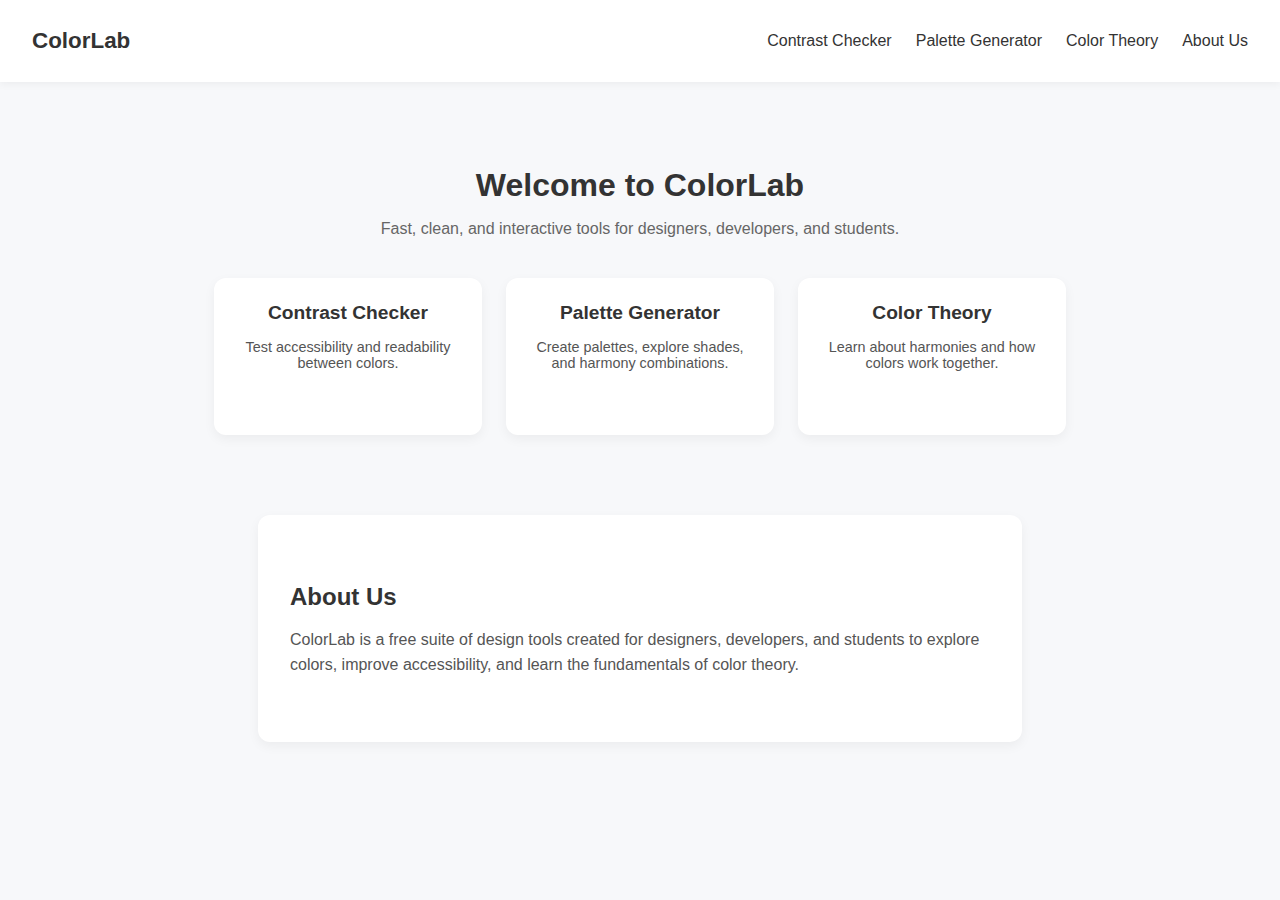
<file: index.html>
<!DOCTYPE html>
<html lang="en">
<head>
  <meta charset="UTF-8">
  <meta name="viewport" content="width=device-width, initial-scale=1.0">
  <title>ColorLab</title>
  <link rel="stylesheet" href="style/main.css">
</head>
<body>
  <!-- Navbar -->
  <nav class="navbar">
    <div class="logo">ColorLab</div>
    <ul class="nav-links">
      <li><a href="contrast.html">Contrast Checker</a></li>
      <li><a href="palette.html">Palette Generator</a></li>
      <li><a href="theory.html">Color Theory</a></li>
      <li><a href="#about">About Us</a></li>
    </ul>
  </nav>

  <!-- Hero / Tool Selection -->
  <header class="hero">
    <h1>Welcome to ColorLab</h1>
    <p>Fast, clean, and interactive tools for designers, developers, and students.</p>

    <div class="tools">
      <a href="contrast.html" class="tool-card">
        <h2>Contrast Checker</h2>
        <p>Test accessibility and readability between colors.</p>
      </a>
      <a href="palette.html" class="tool-card">
        <h2>Palette Generator</h2>
        <p>Create palettes, explore shades, and harmony combinations.</p>
      </a>
      <a href="theory.html" class="tool-card">
        <h2>Color Theory</h2>
        <p>Learn about harmonies and how colors work together.</p>
      </a>
    </div>
  </header>

  <!-- About Us -->
  <section id="about" class="about">
    <h2>About Us</h2>
    <p>ColorLab is a free suite of design tools created for designers, developers, and students to explore colors, improve accessibility, and learn the fundamentals of color theory.</p>
  </section>

  <script src="js/main.js"></script>
</body>
</html>
</file>
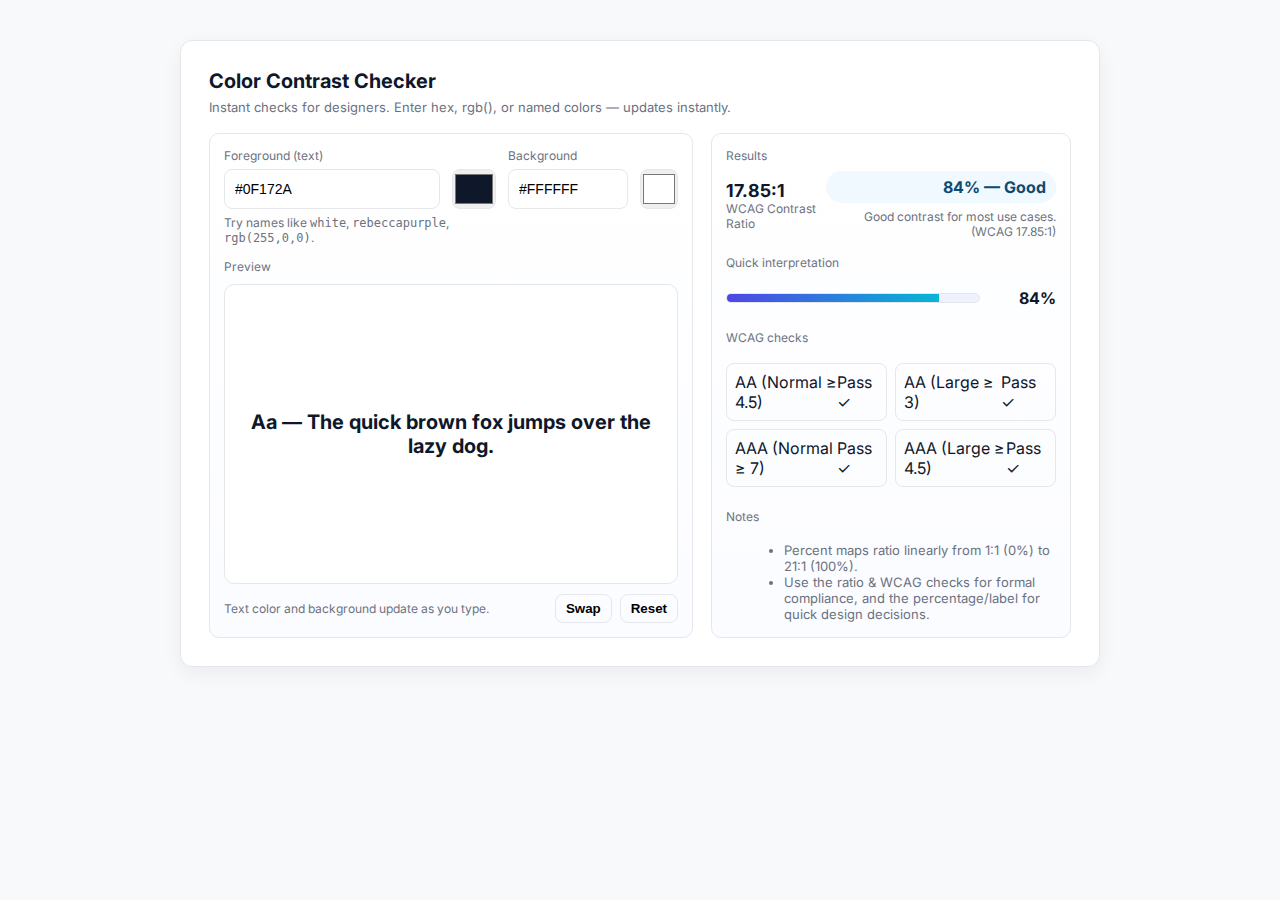
<file: contrast.html>
<!doctype html>
<html lang="en">
<head>
<meta charset="utf-8" />
<meta name="viewport" content="width=device-width,initial-scale=1" />
<title>Color Contrast Checker — Friendly + WCAG</title>
<link href="https://fonts.googleapis.com/css2?family=Inter:wght@300;400;600;700&display=swap" rel="stylesheet">
<link rel="stylesheet" href="style/contrast.css">

</head>
<body>
  <main class="card" role="main" aria-labelledby="pageTitle">
    <h1 id="pageTitle" class="title">Color Contrast Checker</h1>
    <div class="subtitle">Instant checks for designers. Enter hex, rgb(), or named colors — updates instantly.</div>

    <div class="cols">
      <!-- LEFT: inputs + preview -->
      <section class="left" aria-label="Inputs and preview">
        <div style="display:flex;gap:12px;align-items:flex-start;flex-wrap:wrap">
          <div style="flex:1;min-width:230px">
            <label for="fg-input">Foreground (text)</label>
            <div class="row">
              <input id="fg-input" type="text" placeholder="#0F172A, rgb(16,23,42), or navy" aria-label="Foreground color input">
              <input id="fg-color" type="color" aria-label="Foreground color picker" value="#0F172A">
            </div>
            <div class="small" style="margin-top:6px">Try names like <code>white</code>, <code>rebeccapurple</code>, <code>rgb(255,0,0)</code>.</div>
          </div>

          <div style="width:170px;min-width:170px">
            <label for="bg-input">Background</label>
            <div class="row">
              <input id="bg-input" type="text" placeholder="#ffffff or white" aria-label="Background color input">
              <input id="bg-color" type="color" aria-label="Background color picker" value="#FFFFFF">
            </div>
          </div>
        </div>

        <div class="preview-card" style="margin-top:14px">
          <div class="small muted-note">Preview</div>
          <div id="previewBlock" class="preview-block" role="region" aria-label="Preview area">
            <div id="previewText" class="preview-text">Aa — The quick brown fox jumps over the lazy dog.</div>
          </div>
          <div style="display:flex;gap:8px;align-items:center;justify-content:space-between">
            <div class="small muted-note">Text color and background update as you type.</div>
            <div style="display:flex;gap:8px">
              <button id="swapBtn" class="small-btn" title="Swap colors">Swap</button>
              <button id="resetBtn" class="small-btn" title="Reset to defaults">Reset</button>
            </div>
          </div>
        </div>
      </section>

      <!-- RIGHT: results -->
      <aside class="right" aria-label="Results">
        <div class="small muted-note">Results</div>
        <div class="results" style="margin-top:8px">
          <div style="display:flex;align-items:center;justify-content:space-between">
            <div>
              <div class="ratio" id="ratioText">—</div>
              <div class="muted-note">WCAG Contrast Ratio</div>
            </div>
            <div style="text-align:right">
              <div id="percentFriendly" class="friendly">—</div>
              <div class="muted-note" style="margin-top:6px" id="friendlyExplainer">—</div>
            </div>
          </div>

          <div style="margin-top:6px" class="muted-note">Quick interpretation</div>
          <div style="display:flex;gap:8px;margin-top:8px;align-items:center">
            <div style="flex:1">
              <div id="barWrap" style="height:10px;background:#eef2ff;border-radius:999px;overflow:hidden;border:1px solid var(--border)">
                <div id="barFill" style="height:100%;width:0%;background:linear-gradient(90deg,#4F46E5,#06B6D4)"></div>
              </div>
            </div>
            <div style="width:68px;text-align:right;font-weight:700" id="percentLabel">—</div>
          </div>

          <div style="margin-top:12px" class="muted-note">WCAG checks</div>
          <div class="wcag-grid" style="margin-top:8px">
            <div class="wcag-item"><span>AA (Normal ≥ 4.5)</span><span id="aaNormal">—</span></div>
            <div class="wcag-item"><span>AA (Large ≥ 3)</span><span id="aaLarge">—</span></div>
            <div class="wcag-item"><span>AAA (Normal ≥ 7)</span><span id="aaaNormal">—</span></div>
            <div class="wcag-item"><span>AAA (Large ≥ 4.5)</span><span id="aaaLarge">—</span></div>
          </div>

          <div style="margin-top:12px" class="muted-note">Notes</div>
          <ul style="margin:8px 0 0 18px;color:var(--muted);font-size:13px">
            <li>Percent maps ratio linearly from 1:1 (0%) to 21:1 (100%).</li>
            <li>Use the ratio & WCAG checks for formal compliance, and the percentage/label for quick design decisions.</li>
          </ul>
        </div>
      </aside>
    </div>
  </main>

<script src="js/contrast.js"></script>
</body>
</html>
</file>
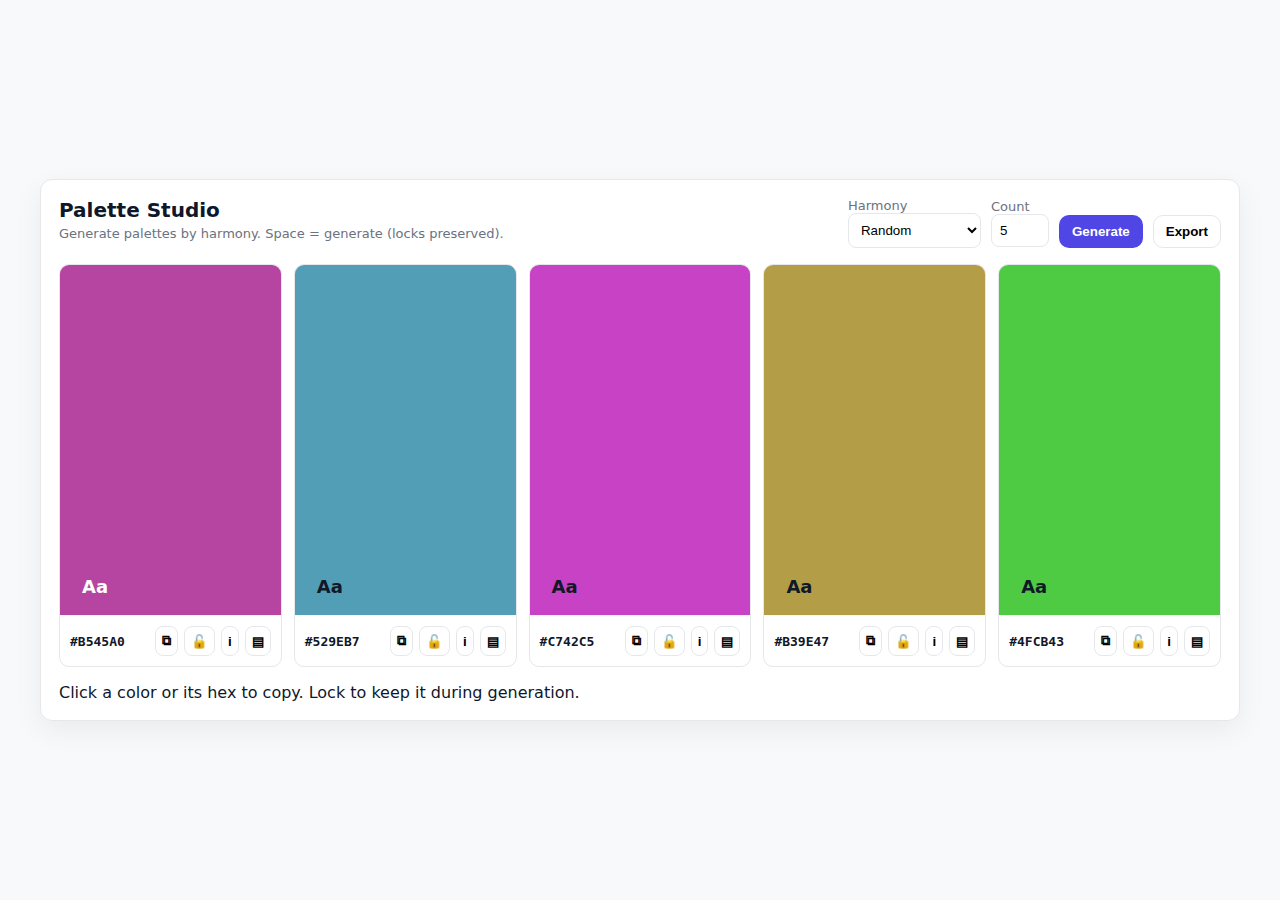
<file: palette.html>
<!doctype html>
<html lang="en">
<head>
  <meta charset="utf-8" />
  <meta name="viewport" content="width=device-width,initial-scale=1" />
  <title>Palette Studio — Generator</title>
  <link rel="stylesheet" href="style/palette.css">
</head>
<body>
  <main class="card" aria-labelledby="appTitle">
    <header class="topbar">
      <div>
        <h1 id="appTitle">Palette Studio</h1>
        <p class="subtitle">Generate palettes by harmony. Space = generate (locks preserved).</p>
      </div>

      <div class="controls">
        <label class="control">
          Harmony
          <select id="harmony">
            <option value="random">Random</option>
            <option value="analogous">Analogous</option>
            <option value="complementary">Complementary</option>
            <option value="triadic">Triadic</option>
            <option value="tetradic">Tetradic</option>
            <option value="monochrome">Monochrome</option>
          </select>
        </label>

        <label class="control">
          Count
          <input id="count" type="number" min="3" max="7" value="5" />
        </label>

        <button id="generateBtn" class="btn primary" title="Generate (Spacebar)">Generate</button>
        <button id="exportBtn" class="btn" title="Export">Export</button>
      </div>
    </header>

    <section id="palette" class="palette" aria-live="polite" aria-label="Color palette">
      <!-- swatches injected here -->
    </section>

    <footer class="note">Click a color or its hex to copy. Lock to keep it during generation.</footer>
  </main>

  <!-- Shades modal -->
  <div id="shadesModal" class="modal" role="dialog" aria-hidden="true" aria-labelledby="shadesTitle">
    <div class="modal-inner" role="document">
      <button class="modal-close" data-close>&times;</button>
      <h2 id="shadesTitle">Shades & Tones</h2>
      <div id="shadesContent" class="shades-grid"></div>
      <div class="modal-actions">
        <button id="copyShadesBtn" class="btn">Copy All HEX</button>
        <button data-close class="btn">Close</button>
      </div>
    </div>
  </div>

  <!-- Info modal -->
  <div id="infoModal" class="modal" role="dialog" aria-hidden="true" aria-labelledby="infoTitle">
    <div class="modal-inner" role="document">
      <button class="modal-close" data-close>&times;</button>
      <h2 id="infoTitle">Color Info</h2>
      <div id="infoContent" class="info-block"></div>
      <div class="modal-actions">
        <button data-close class="btn">Close</button>
      </div>
    </div>
  </div>

  <!-- Export modal -->
  <div id="exportModal" class="modal" role="dialog" aria-hidden="true" aria-labelledby="exportTitle">
    <div class="modal-inner" role="document">
      <button class="modal-close" data-close>&times;</button>
      <h2 id="exportTitle">Export Palette</h2>
      <div class="export-options">
        <label><input type="radio" name="exportType" value="png" checked> PNG (image)</label>
        <label><input type="radio" name="exportType" value="json"> JSON</label>
        <label><input type="radio" name="exportType" value="txt"> TXT</label>
      </div>
      <div class="modal-actions">
        <button id="doExport" class="btn primary">Export</button>
        <button data-close class="btn">Cancel</button>
      </div>
    </div>
  </div>

  <script src="js/palette.js"></script>
</body>
</html>
</file>
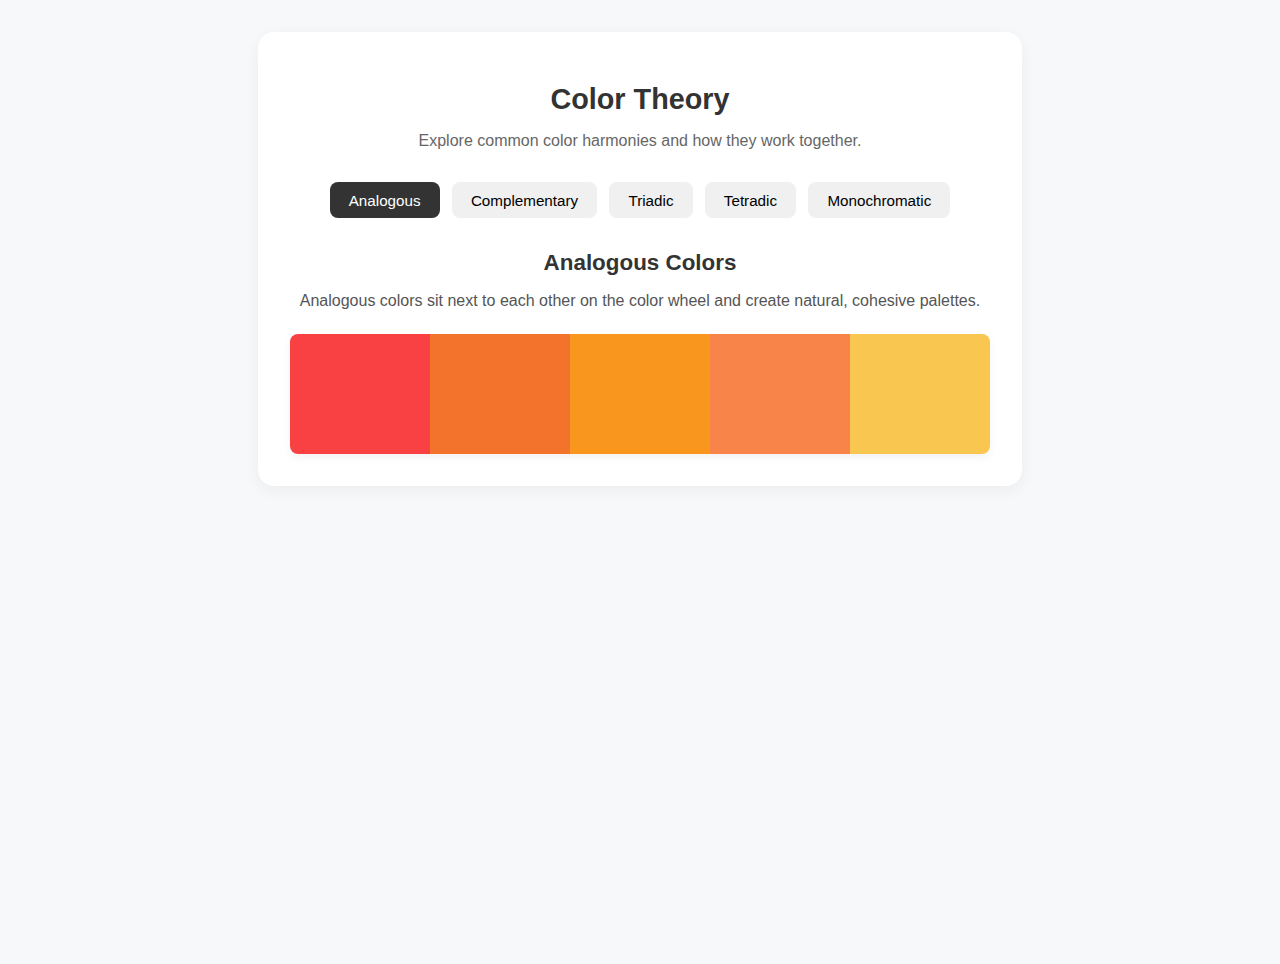
<file: theory.html>
<!DOCTYPE html>
<html lang="en">
<head>
  <meta charset="UTF-8">
  <meta name="viewport" content="width=device-width, initial-scale=1.0">
  <title>Color Theory</title>
  <link rel="stylesheet" href="style/theory.css">
</head>
<body>
  <div class="container">
    <h1>Color Theory</h1>
    <p class="subtitle">Explore common color harmonies and how they work together.</p>

    <div class="harmony-selector">
      <button data-type="analogous">Analogous</button>
      <button data-type="complementary">Complementary</button>
      <button data-type="triadic">Triadic</button>
      <button data-type="tetradic">Tetradic</button>
      <button data-type="monochromatic">Monochromatic</button>
    </div>

    <div class="harmony-info">
      <h2 id="harmony-name">Analogous Colors</h2>
      <p id="harmony-description">
        Analogous colors sit next to each other on the color wheel and create natural, cohesive palettes.
      </p>
    </div>

    <div class="palette-preview" id="palette-preview"></div>
  </div>

  <script src="js/theory.js"></script>
</body>
</html>
</file>
<file: style/contrast.css>
:root{
    --bg:#F8F9FB; --card:#fff; --muted:#6B7280; --text:#0F172A; --accent:#4F46E5; --border:#E5E7EB;
    --radius:12px; --shadow:0 6px 20px rgba(15,23,42,0.06);
  }
  *{box-sizing:border-box}
  body{
    margin:0; font-family:Inter,system-ui,-apple-system,"Segoe UI",Roboto,Arial;
    background:var(--bg); color:var(--text); display:flex; align-items:center; justify-content:center;
    padding:40px;
  }
  .card{width:100%; max-width:920px; background:var(--card); border-radius:var(--radius); box-shadow:var(--shadow); padding:28px; border:1px solid var(--border)}
  .title{font-size:20px;margin:0 0 6px 0;font-weight:700}
  .subtitle{color:var(--muted);margin:0 0 18px 0;font-size:13px}
  .cols{display:grid; grid-template-columns: 1fr 360px; gap:18px}
  @media (max-width:900px){ .cols{grid-template-columns:1fr;}}
  .left, .right{background:linear-gradient(180deg,#fff,#fbfcff); border-radius:10px; padding:14px; border:1px solid var(--border)}
  /* Inputs */
  .row{display:flex; gap:12px; align-items:center}
  label{display:block;font-size:12px;color:var(--muted); margin-bottom:6px}
  input[type="text"]{width:100%; height:40px; padding:8px 10px; border-radius:8px; border:1px solid var(--border); font-size:14px;}
  input[type="color"]{width:56px;height:40px;padding:0;border-radius:8px;border:1px solid var(--border)}
  .swatch{width:56px;height:56px;border-radius:8px;border:1px solid rgba(0,0,0,0.06);box-shadow:0 4px 12px rgba(2,6,23,0.03)}
  .controls{display:flex; gap:10px; align-items:center}
  .small{font-size:12px;color:var(--muted)}
  /* preview */
  .preview-card{display:flex; flex-direction:column; gap:10px; align-items:stretch}
  .preview-block{border-radius:10px; overflow:hidden; border:1px solid var(--border); min-height:300px; display:flex; align-items:center; justify-content:center}
  .preview-text{font-weight:700; font-size:20px; padding:20px; text-align:center}
  /* results */
  .results{display:flex; flex-direction:column; gap:10px}
  .score{display:flex; align-items:center; gap:12px}
  .ratio{font-weight:700;font-size:18px}
  .friendly{padding:6px 10px;border-radius:999px;font-weight:700}
  .friendly.excellent{background:#ECFDF5;color:#065F46}
  .friendly.good{background:#F0F9FF;color:#0C4A6E}
  .friendly.fair{background:#FFFBEB;color:#92400E}
  .friendly.poor{background:#FFF1F2;color:#881337}
  .wcag-grid{display:grid; grid-template-columns:repeat(2,1fr); gap:8px}
  .wcag-item{padding:8px;border-radius:8px;border:1px solid var(--border); display:flex;justify-content:space-between;align-items:center}
  .muted-note{font-size:12px;color:var(--muted)}
  /* small utilities */
  .small-btn{background:transparent;border:1px solid var(--border);padding:6px 10px;border-radius:8px;cursor:pointer;font-weight:600}
  input:focus, button:focus{outline:3px solid rgba(79,70,229,0.12);outline-offset:2px}
</file>
<file: style/palette.css>
:root{
  --bg:#F8F9FB; --card:#FFFFFF; --muted:#6B7280; --text:#0F172A; --accent:#4F46E5; --border:#E5E7EB;
  --radius:12px; --shadow:0 10px 30px rgba(2,6,23,0.06);
}
*{box-sizing:border-box}
html,body{height:100%}
body{
  margin:0;font-family:Inter,system-ui,-apple-system,"Segoe UI",Roboto,Arial;color:var(--text);
  background:var(--bg);display:flex;justify-content:center;align-items:center;padding:28px;
}

.card{
  width:100%; max-width:1200px; background:var(--card); border-radius:var(--radius); box-shadow:var(--shadow);
  padding:18px; border:1px solid var(--border);
}

.topbar{display:flex;justify-content:space-between;align-items:flex-start;gap:16px}
.topbar h1{margin:0;font-size:20px}
.subtitle{margin:4px 0 0 0;color:var(--muted);font-size:13px}

.controls{display:flex;align-items:center;gap:10px}
.control{display:flex;flex-direction:column;font-size:13px;color:var(--muted)}
select,input[type="number"]{padding:8px;border-radius:8px;border:1px solid var(--border);background:white}

.btn{padding:8px 12px;border-radius:10px;margin-top:16px;border:1px solid var(--border);background:transparent;cursor:pointer;font-weight:700}
.btn.primary{background:var(--accent);color:white;border-color:transparent;margin-top:16px;}

.palette{display:flex;gap:12px;margin-top:16px;align-items:stretch;overflow:auto;padding-bottom:16px;}
.swatch{flex:1 1 140px;min-width:120px;border-radius:10px;overflow:hidden;border:1px solid var(--border);display:flex;flex-direction:column}
.color-area{height:350px;display:flex;align-items:flex-end;justify-content:space-between;padding:12px;cursor:pointer}
.color-sample{font-weight:800;font-size:18px;padding:6px 10px;border-radius:8px}
.meta{display:flex;align-items:center;justify-content:space-between;padding:10px;border-top:1px solid rgba(0,0,0,0.03)}
.hex{font-family:monospace;font-weight:700;cursor:pointer}
.actions{display:flex;gap:6px}
.icon{padding:6px;border-radius:8px;border:1px solid var(--border);background:transparent;cursor:pointer;font-weight:700}
.icon.locked{background:#111827;color:white;border-color:transparent}

/* modal */
.modal{position:fixed;inset:0;display:none;align-items:center;justify-content:center;background:rgba(2,6,23,0.45);z-index:60}
.modal[aria-hidden="false"]{display:flex}
.modal-inner{width:min(780px,94%);background:white;border-radius:12px;padding:18px;border:1px solid var(--border);box-shadow:0 12px 40px rgba(2,6,23,0.12);max-height:90vh;overflow:auto}
.modal-close{position:absolute;right:22px;top:18px;background:transparent;border:0;font-size:28px;cursor:pointer}
.shades-grid{display:grid;grid-template-columns:repeat(auto-fit,minmax(100px,1fr));gap:8px;margin-top:12px}
.shade-card{border-radius:8px;overflow:hidden;border:1px solid var(--border);display:flex;flex-direction:column}
.shade-preview{height:72px;display:flex;align-items:center;justify-content:center;font-weight:800;color:white;text-shadow:0 1px 0 rgba(0,0,0,0.18)}
.shade-hex{padding:8px;font-family:monospace;text-align:center;background:#fff}

.info-block{padding:8px;font-size:14px;color:var(--muted)}
.modal-actions{display:flex;gap:8px;justify-content:flex-end;margin-top:12px}

/* responsive */
@media (max-width:860px){
  .topbar{flex-direction:column;align-items:stretch}
  .palette .color-area{height:160px}
}
</file>
<file: style/theory.css>
body {
  font-family: "Inter", sans-serif;
  background: #f7f8fa;
  color: #333;
  display: flex;
  justify-content: center;
  align-items: flex-start;
  min-height: 100vh;
  margin: 0;
  padding: 2rem;
}

.container {
  background: #fff;
  padding: 2rem;
  border-radius: 16px;
  box-shadow: 0 4px 16px rgba(0, 0, 0, 0.05);
  width: 90%;
  max-width: 700px;
  text-align: center;
}

h1 {
  font-size: 1.8rem;
  margin-bottom: 0.5rem;
}

.subtitle {
  color: #666;
  margin-bottom: 2rem;
  font-size: 1rem;
}

.harmony-selector {
  display: flex;
  flex-wrap: wrap;
  justify-content: center;
  gap: 0.75rem;
  margin-bottom: 2rem;
}

.harmony-selector button {
  background: #f0f0f0;
  border: none;
  padding: 0.6rem 1.2rem;
  border-radius: 8px;
  cursor: pointer;
  font-size: 0.95rem;
  transition: all 0.2s ease;
}

.harmony-selector button:hover {
  background: #e2e2e2;
}

.harmony-selector button.active {
  background: #333;
  color: #fff;
}

.harmony-info h2 {
  margin: 0.5rem 0;
  font-size: 1.4rem;
}

.harmony-info p {
  color: #555;
  margin-bottom: 1.5rem;
  font-size: 1rem;
}

.palette-preview {
  display: flex;
  justify-content: center;
  border-radius: 8px;
  overflow: hidden;
  box-shadow: 0 4px 10px rgba(0,0,0,0.05);
}

.palette-color {
  flex: 1;
  height: 120px;
  transition: transform 0.2s ease;
  cursor: pointer;
}

.palette-color:hover {
  transform: scale(1.05);
  z-index: 1;
}
</file>
<file: style/main.css>
/* Reset & base */
body {
  margin: 0;
  font-family: "Inter", sans-serif;
  background: #f7f8fa;
  color: #333;
}

a {
  text-decoration: none;
  color: inherit;
}

/* Navbar */
.navbar {
  display: flex;
  justify-content: space-between;
  align-items: center;
  padding: 1rem 2rem;
  background: #fff;
  box-shadow: 0 2px 8px rgba(0,0,0,0.05);
  position: sticky;
  top: 0;
  z-index: 100;
}

.logo {
  font-weight: bold;
  font-size: 1.4rem;
}

.nav-links {
  list-style: none;
  display: flex;
  gap: 1.5rem;
}

.nav-links li a:hover {
  color: #007bff;
}

/* Hero / Tool cards */
.hero {
  text-align: center;
  padding: 4rem 2rem 2rem;
}

.hero h1 {
  font-size: 2rem;
  margin-bottom: 0.5rem;
}

.hero p {
  color: #666;
  margin-bottom: 2.5rem;
  font-size: 1rem;
}

.tools {
  display: flex;
  flex-wrap: wrap;
  justify-content: center;
  gap: 1.5rem;
}

.tool-card {
  background: #fff;
  padding: 1.5rem;
  width: 220px;
  border-radius: 12px;
  box-shadow: 0 4px 12px rgba(0,0,0,0.05);
  transition: transform 0.2s ease, box-shadow 0.2s ease;
}

.tool-card:hover {
  transform: translateY(-5px);
  box-shadow: 0 6px 18px rgba(0,0,0,0.08);
}

.tool-card h2 {
  margin-top: 0;
  margin-bottom: 0.5rem;
  font-size: 1.2rem;
}

.tool-card p {
  font-size: 0.9rem;
  color: #555;
}

/* About section */
.about {
  background: #fff;
  padding: 3rem 2rem;
  margin-top: 3rem;
  border-radius: 12px;
  box-shadow: 0 4px 12px rgba(0,0,0,0.05);
  max-width: 700px;
  margin-left: auto;
  margin-right: auto;
}

.about h2 {
  font-size: 1.5rem;
  margin-bottom: 1rem;
}

.about p {
  color: #555;
  line-height: 1.6;
}
</file>
